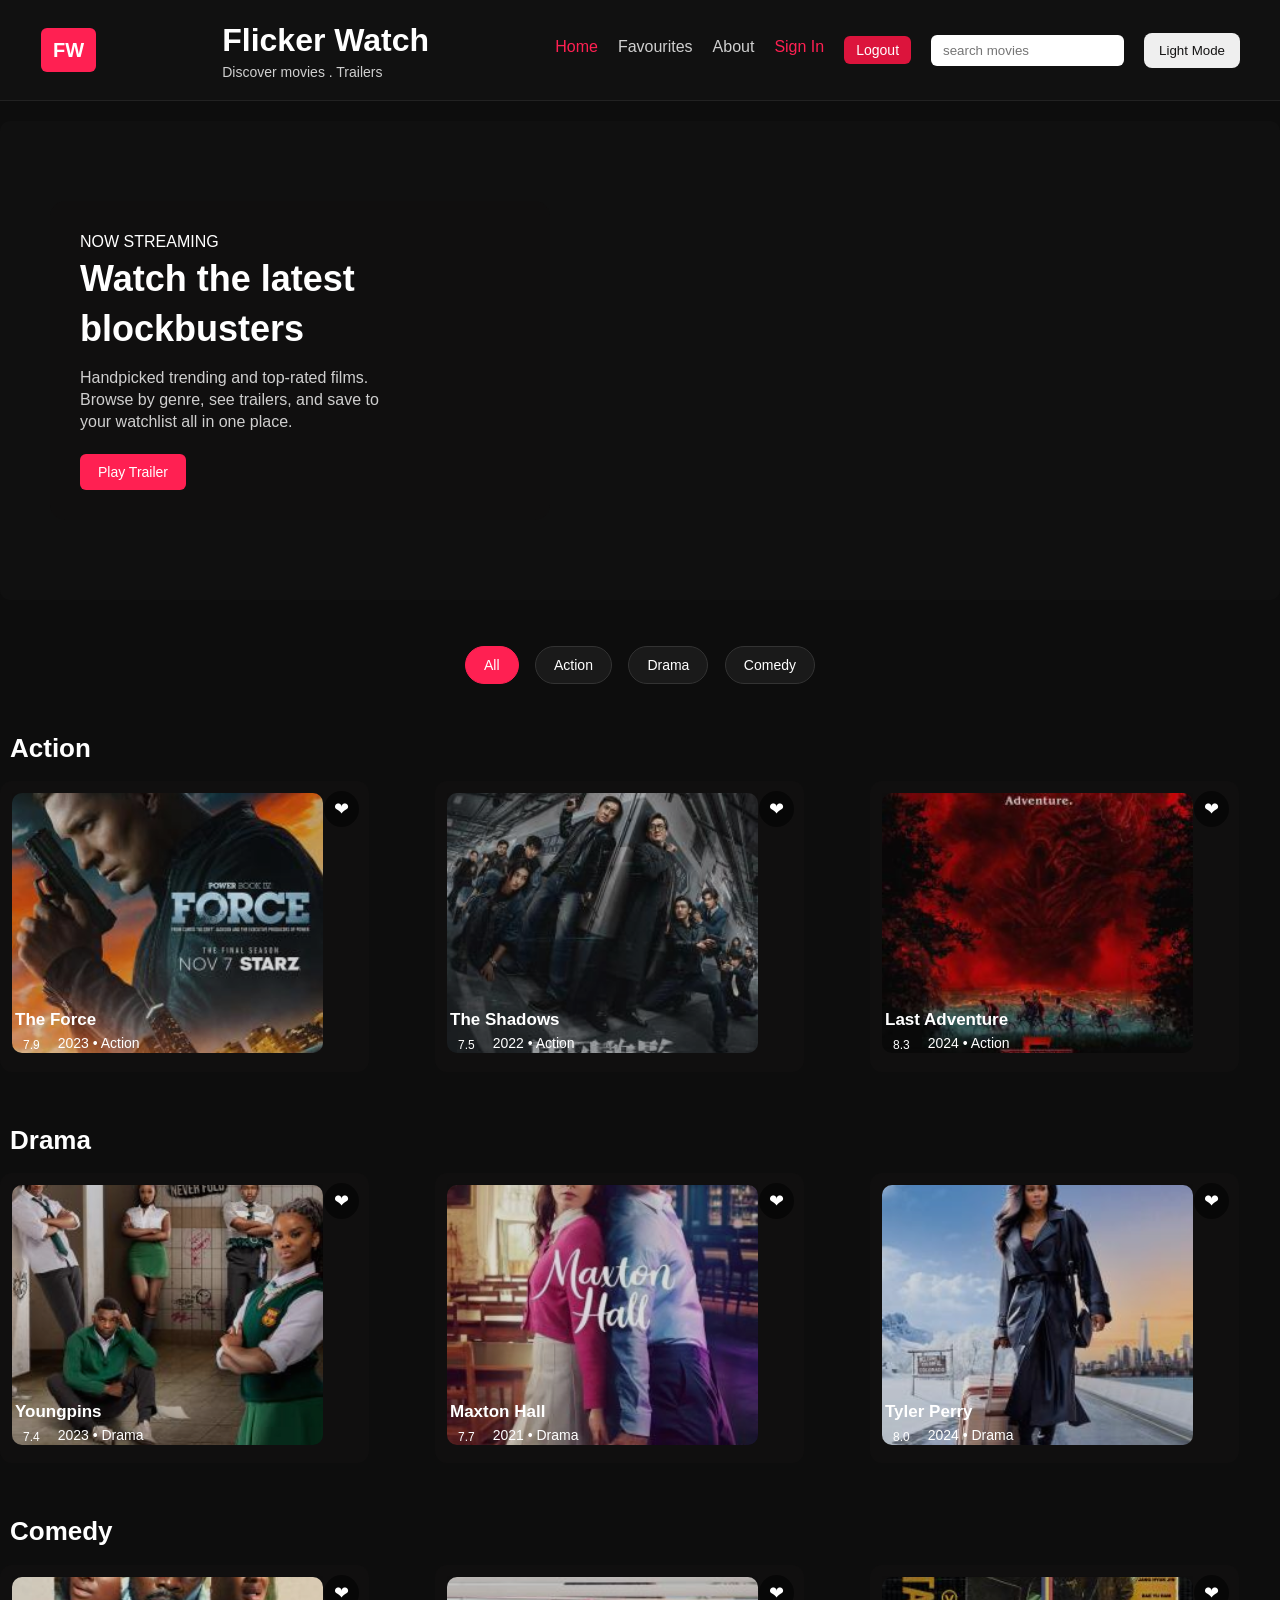
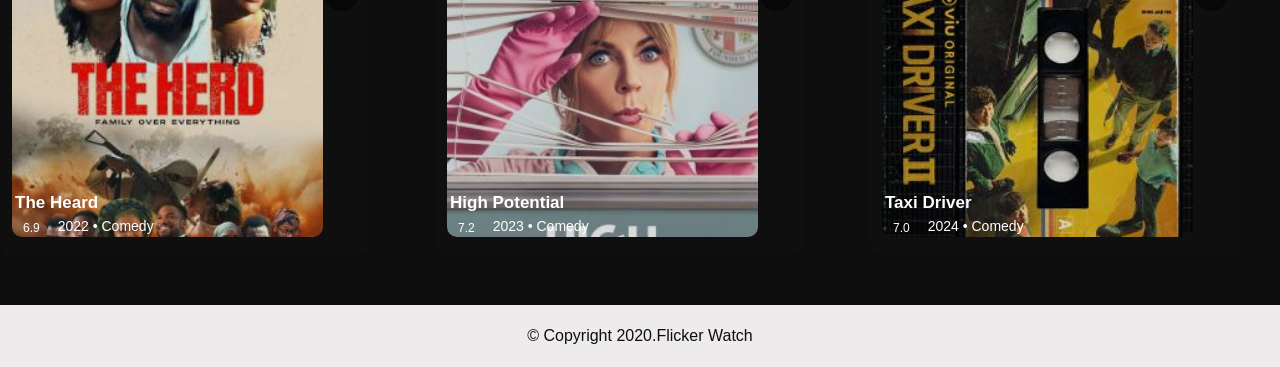
<file: index.html>
<!DOCTYPE html>
<html lang="en">
<head>
    <meta charset="UTF-8">
    <meta name="viewport" content="width=device-width, initial-scale=1.0">
    <title>Flicker Watch</title>
    <link rel="stylesheet" href="style.css">
</head>
<body>
    <header>
        <div class="logo">FW</div>
    <div>
            <h1>Flicker Watch</h1>
            <div class="tag">Discover movies . Trailers</div>
    </div>

    <nav>
         <ul> 
             <li><a href="index.html" class="active">Home</a></li>
             <li><a href="favourites.html">Favourites</a></li>
             <li><a href="about.html">About</a></li>
             <li><a href="signin.html" class="active">Sign In</a></li>
             <li><button id="logoutBtn" class="logout-btn">Logout</button></li>
         </ul> 
         <div class="search"><input type="text" placeholder="search movies"></div>

       <button id="themeToggle" class="theme-btn">Light Mode</button>

    </nav>
    </header>

    <section class="hero">
    <div class="card">
       <div class="eyebrow">NOW STREAMING</div>
        <h2 class="title">Watch the latest blockbusters</h2>
         <p class="desc">Handpicked trending and top-rated films. <br>Browse by genre, see trailers, and save to <br>your watchlist  all in one place.</p>
    <div class="cta">
      <button class="btn btn-primary">Play Trailer</button>
    </div>
    </div>
    </section>

<div class="filters">
<button class="filter-btn active" data-filter="all">All</button>
    <button class="filter-btn " data-filter="action">Action</button>
    <button class="filter-btn " data-filter="drama">Drama</button>
    <button class="filter-btn" data-filter="comedy">Comedy</button>
</div>

 <main>
    <section class="category">
        <h4>Action</h4>

        <div class="grid">
          <div class="card" data-category="action">
                <img class="poster" src="2.5.png" alt="Red Zone">
                <h3 class="title-sm">The Force</h3>
                <div class="meta-row"><span class="pill">7.9</span><span class="muted">2023 • Action</span></div>
                <button class="fav-btn">❤</button>
            </div>

            <div class="card" data-category="action">
                <img class="poster" src="3.1.png" alt="Night Runner">
                <h3 class="title-sm">The Shadows</h3>
                <div class="meta-row"><span class="pill">7.5</span><span class="muted">2022 • Action</span></div>
                <button class="fav-btn">❤</button>
            </div>

            <div class="card" data-category="action">
                <img class="poster" src="4.1.png" alt="Eagle Unit">
                <h3 class="title-sm">Last Adventure</h3>
                <div class="meta-row"><span class="pill">8.3</span><span class="muted">2024 • Action</span></div>
                <button class="fav-btn">❤</button>
            </div>
        </div>
    </section>

    <section class="category">
        <h4>Drama</h4>

        <div class="grid">
            <div class="card" data-category="drama">
                <img class="poster" src="1.3.png" alt="Youngpins">
                <h3 class="title-sm">Youngpins</h3>
                <div class="meta-row"><span class="pill">7.4</span><span class="muted">2023 • Drama</span></div>
                <button class="fav-btn">❤</button>
            </div>

            <div class="card" data-category="drama">
                <img class="poster" src="2.2.png" alt="Broken City">
                <h3 class="title-sm">Maxton Hall</h3>
                <div class="meta-row"><span class="pill">7.7</span><span class="muted">2021 • Drama</span></div>
                <button class="fav-btn">❤</button>
            </div>

            <div class="card" data-category="drama">
                <img class="poster" src="2.3.png" alt="Two Roads">
                <h3 class="title-sm">Tyler Perry</h3>
                <div class="meta-row"><span class="pill">8.0</span><span class="muted">2024 • Drama</span></div>
                <button class="fav-btn">❤</button>
            </div>
        </div>
    </section>

    <section class="category">
        <h4>Comedy</h4>

        <div class="grid">
            <div class="card" data-category="comedy">
                <img class="poster" src="1.2.png" alt="The Heard">
                <h3 class="title-sm">The Heard</h3>
                <div class="meta-row"><span class="pill">6.9</span><span class="muted">2022 • Comedy</span></div>
                <button class="fav-btn">❤</button>
            </div>

            <div class="card" data-category="comedy">
                <img class="poster" src="3.3.png" alt="Crazy Neighbors">
                <h3 class="title-sm">High Potential</h3>
                <div class="meta-row"><span class="pill">7.2</span><span class="muted">2023 • Comedy</span></div>
                <button class="fav-btn">❤</button>
            </div>

            <div class="card" data-category="comedy">
                <img class="poster" src="t.png" alt="Office Chaos">
                <h3 class="title-sm">Taxi Driver</h3>
                <div class="meta-row"><span class="pill">7.0</span><span class="muted">2024 • Comedy</span></div>
                <button class="fav-btn">❤</button>
            </div>
        </div>
    </section>

</main>


 <script src="script.js"></script>  
 
 <footer>
    <div class="footer-bottom">
      <p>©  Copyright 2020.Flicker Watch </p>
    </div>
  </footer>
</body>
</html>
</file>
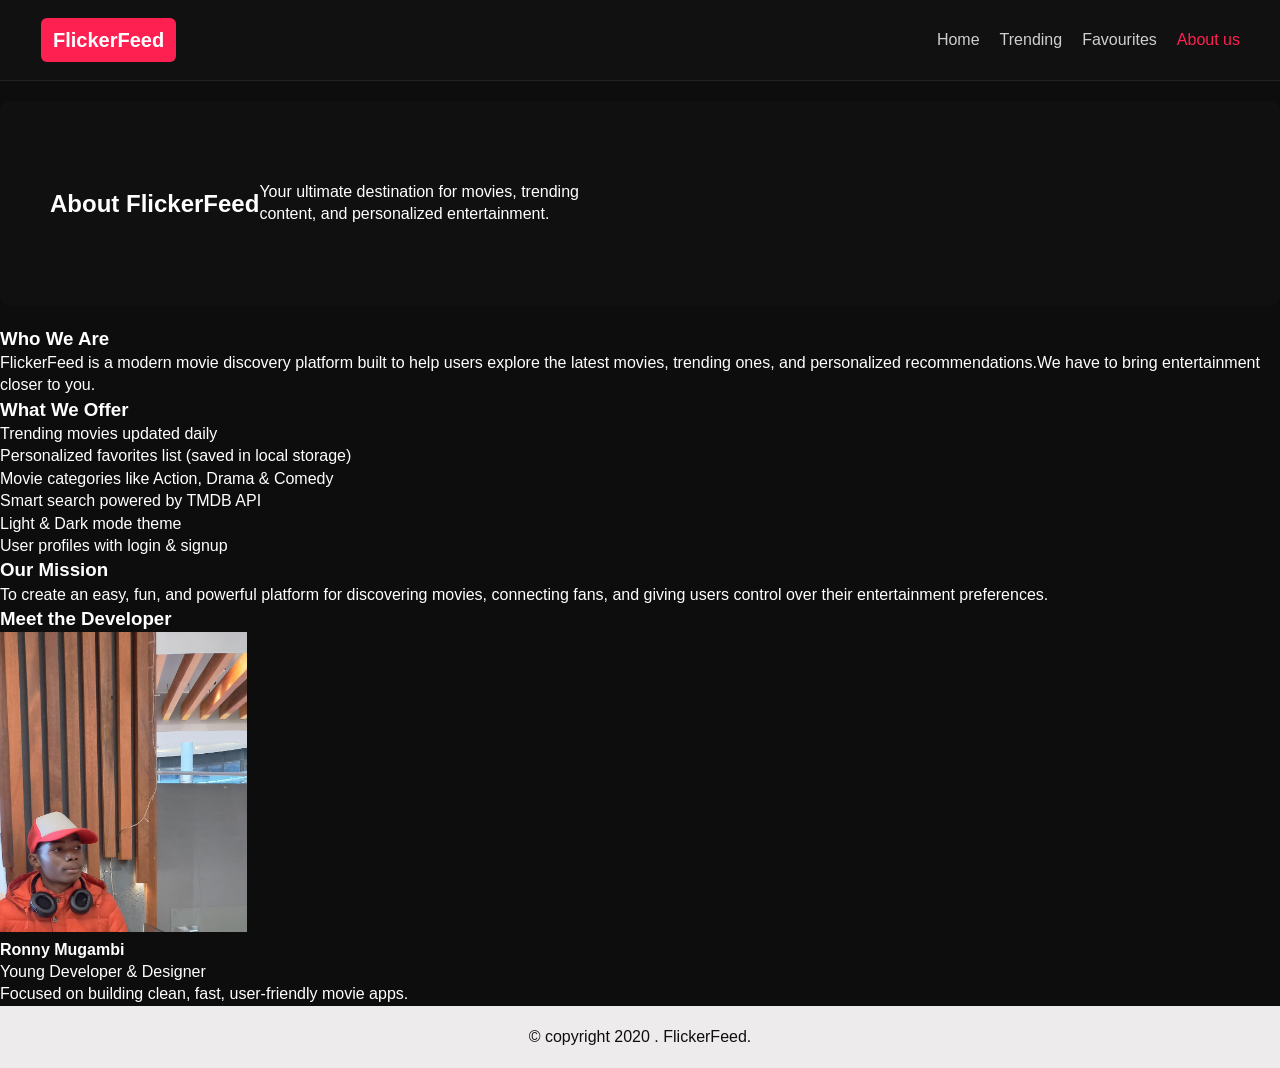
<file: about.html>
<!DOCTYPE html>
<html lang="en">
<head>
    <meta charset="UTF-8">
    <meta name="viewport" content="width=device-width, initial-scale=1.0">
    <title>About Us  FlickerFeed</title>
    <link rel="stylesheet" href="style.css">
</head>

<body>

<header class="header">
    <h1 class="logo">Flicker<span>Feed</span></h1>
    <nav>
      <ul> 
             <li><a href="index.html">Home</a></li>
             <li><a href="Trending">Trending</a></li>
             <li><a href="Favourites">Favourites</a></li>
             <li><a href="home.html" class="active">About us</a></li>
         </ul> 
    </nav>
</header>

<section class="hero">
    <h2>About FlickerFeed</h2>
    <p>Your ultimate destination for movies, trending <br> content, and personalized entertainment.</p>
</section>

<main class="container">

    <section class="section">
        <h3>Who We Are</h3>
        <p>
            FlickerFeed is a modern movie discovery platform built to help users explore the latest movies, trending ones, 
            and personalized recommendations.We have to bring entertainment closer to you.
        </p>
    </section>

    <section class="section">
        <h3>What We Offer</h3>
        <ul>
            <li>Trending movies updated daily</li>
            <li>Personalized favorites list (saved in local storage)</li>
            <li>Movie categories like Action, Drama & Comedy</li>
            <li>Smart search powered by TMDB API</li>
            <li>Light & Dark mode theme</li>
            <li>User profiles with login & signup</li>
        </ul>
    </section>

    <section class="section">
        <h3>Our Mission</h3>
        <p>
            To create an easy, fun, and powerful platform for discovering movies, connecting fans, and 
            giving users control over their entertainment preferences.
        </p>
    </section>

    <section class="section team">
        <h3>Meet the Developer</h3>
        <div class="team-card">
            <img src="pix.png.jpg" alt="Developer" height="300px">
            <div>
                <h4>Ronny Mugambi</h4>
                <p>Young Developer & Designer</p>
                <p>Focused on building clean, fast, user-friendly movie apps.</p>
            </div>
        </div>
    </section>

</main>

<footer>
    <p>© copyright 2020 . FlickerFeed.</p>
</footer>

</body>
</html>
</file>
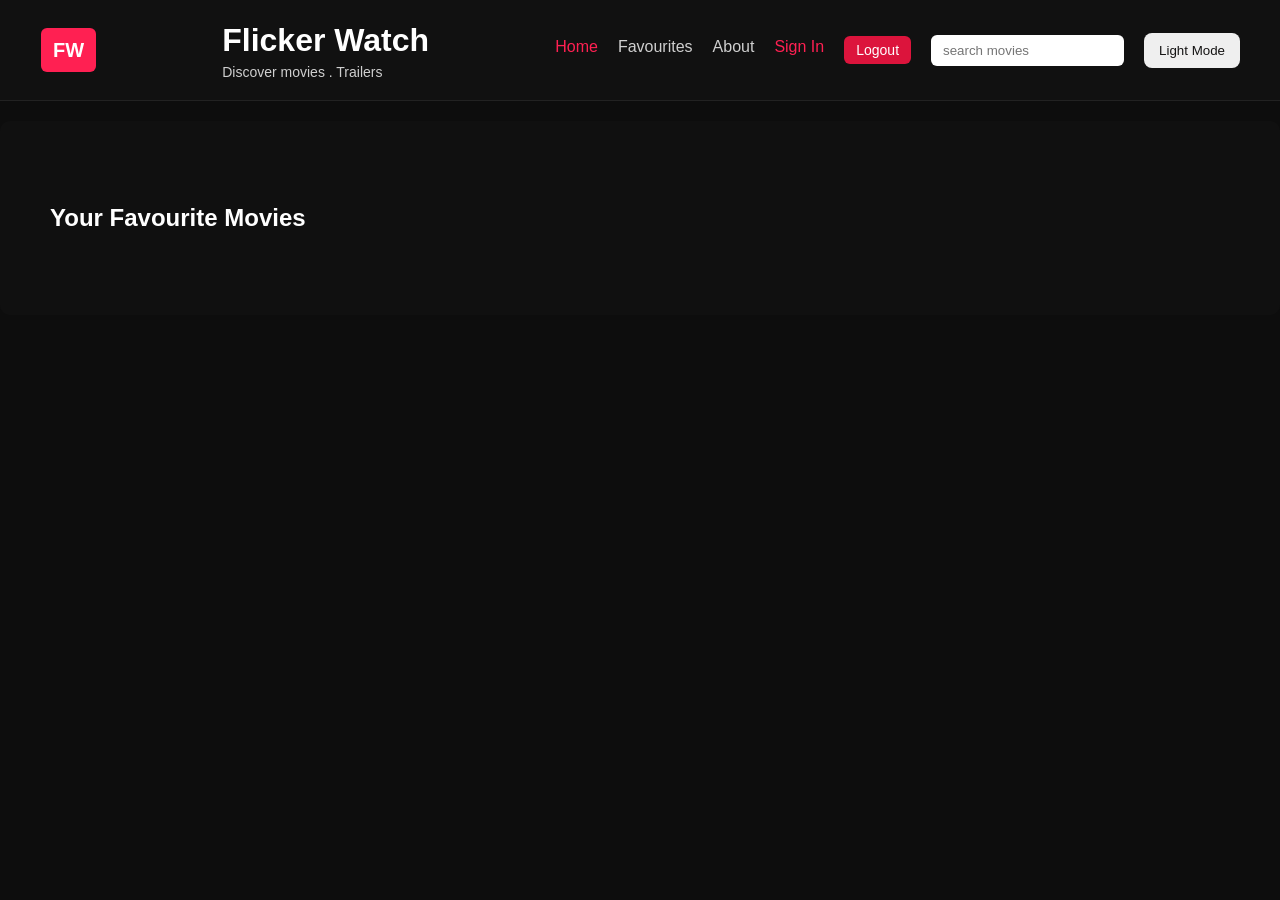
<file: favourites.html>
<!DOCTYPE html>
<html lang="en">
<head>
  <meta charset="UTF-8">
  <title>Favourites | FlickerFeed</title>
  <link rel="stylesheet" href="style.css">
</head>
<body>

<header>
        <div class="logo">FW</div>
    <div>
            <h1>Flicker Watch</h1>
            <div class="tag">Discover movies . Trailers</div>
    </div>

    <nav>
         <ul> 
             <li><a href="index.html" class="active">Home</a></li>
             <li><a href="favourites.html">Favourites</a></li>
             <li><a href="about.html">About</a></li>
             <li><a href="signin.html" class="active">Sign In</a></li>
             <li><button id="logoutBtn" class="logout-btn">Logout</button></li>
         </ul> 
         <div class="search"><input type="text" placeholder="search movies"></div>

       <button id="themeToggle" class="theme-btn">Light Mode</button>

    </nav>
    </header>

<section class="hero">
  <h2>Your Favourite Movies </h2> 
</section>

<main class="container">
  <div id="favMovies" class="movie-grid"></div>
</main>

<script src="script.js"></script>
</body>
</html>
</file>
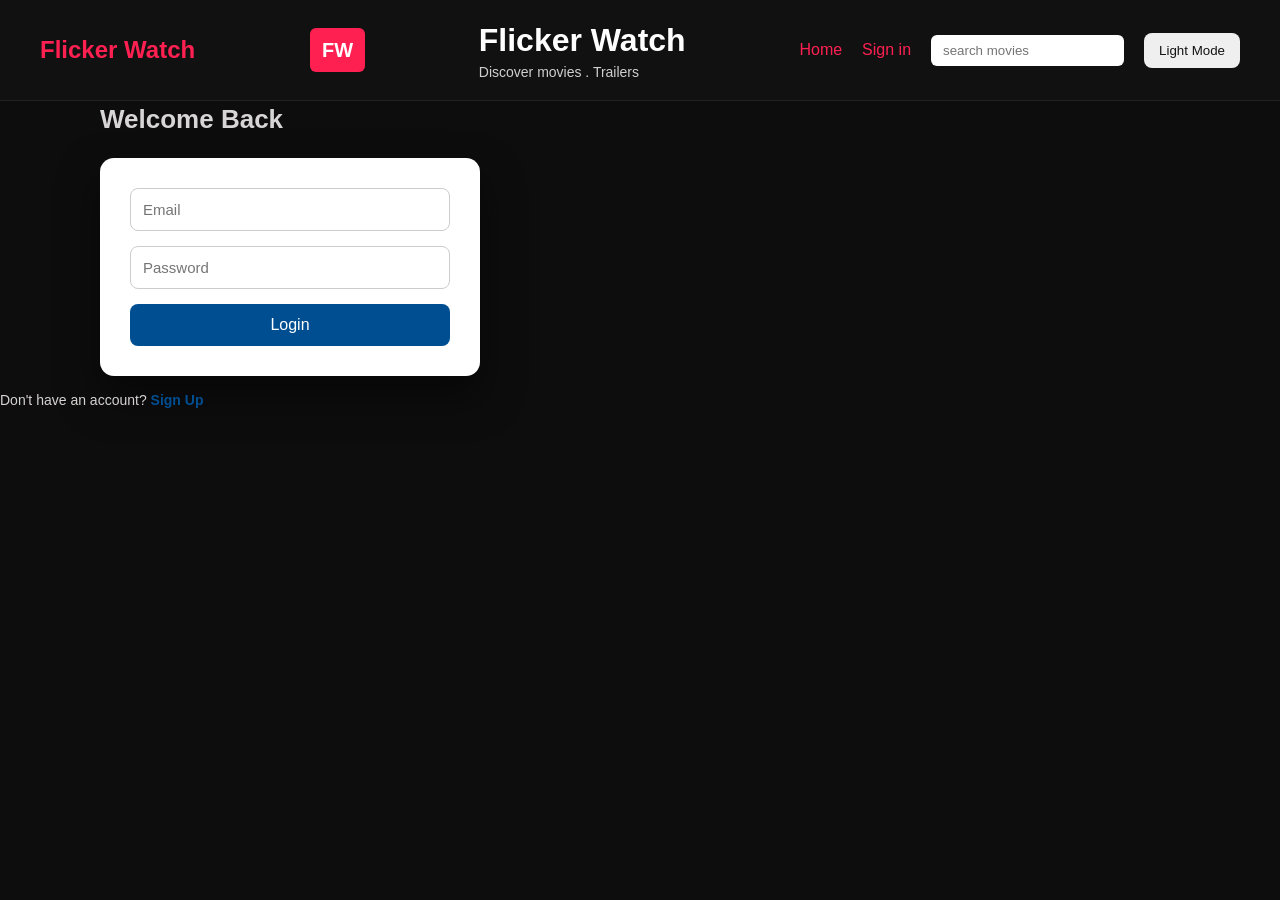
<file: login.html>
<!DOCTYPE html>
<html lang="en">
<head>
    <meta charset="UTF-8">
    <meta name="viewport" content="width=device-width, initial-scale=1.0">
    <title>Sign In</title>
    <link rel="stylesheet" href="sign.css">
</head>
<body>
     <header>
        <a class="brand" href="#">Flicker Watch</a>
         <div class="logo">FW</div>
    <div>
            <h1>Flicker Watch</h1>
            <div class="tag">Discover movies . Trailers</div>
    </div>

    <nav>
         <ul> 
             <li><a href="index.html" class="active">Home</a></li>
             <li><a href="signin.html" class="active">Sign in</a></li>
         </ul> 
         <div class="search"><input type="text" placeholder="search movies"></div>

       <button id="themeToggle" class="theme-btn">Light Mode</button>
    </nav>
    </header>

  <h2>Welcome Back</h2>

  <form id="loginForm">
    <input type="email" id="loginEmail" placeholder="Email" required>
    <input type="password" id="loginPassword" placeholder="Password" required>
    <button type="submit">Login</button>
  </form>

  <p>
    Don't have an account?
    <a href="signin.html">Sign Up</a>
  </p>

  <script src="sign.js"></script>
</body>
</html>
</file>
<file: style.css>
* {
          margin: 0;
          padding: 0;
          box-sizing: border-box;
          font-family: Arial, Helvetica, sans-serif;
        }

        body {
          background: #0d0d0d;
          color: white;
          line-height: 1.4;
          overflow-x: hidden;
        }

      body.dark {
        background: #121212;
        color: white;
      }

      .fav-btn.active {
        color: red;
        transform: scale(1.2);
      }

      body, .card {
        transition: 0.3s ease;
      }


        header {
          display: flex;
          flex-wrap: wrap;
          align-items: center;
          justify-content: space-between;
          padding: 18px 40px;
          background: #111;
          border-bottom: 1px solid #222;
          position: sticky;
        }

        .brand {
          font-size: 24px;
          font-weight: bold;
          color: #ff2052;
          text-decoration: none;
        }

        .logo {
          font-size: 20px;
          font-weight: bold;
          background: #ff2052;
          padding: 8px 12px;
          border-radius: 6px;
          margin-left: 1px;
        }

        .header-center {
          text-align: center;
          flex: 1 1 100%;
          margin-top: 10px;
        }

        .header-center h1 {
          font-size: 26px;
        }

        .tag {
          font-size: 14px;
          opacity: 0.8;
        }

        nav {
          display: flex;
          align-items: center;
          gap: 20px;
          flex-wrap: wrap;
        }

        nav ul {
          display: flex;
          gap: 20px;
          list-style: none;
        }

        nav ul li a {
          color: white;
          text-decoration: none;
          font-weight: 500;
          opacity: 0.8;
        }

        nav ul li a.active,
        nav ul li a:hover {
          opacity: 1;
          color: #ff2052;
        }

        .search input {
          padding: 8px 12px;
          border-radius: 6px;
          border: none;
          outline: none;
        }

        .logout-btn {
     background: crimson;
     color: white;
     border: none;
     padding: 6px 12px;
     border-radius: 6px;
     cursor: pointer;
     font-size: 14px;
     }

     .logout-btn:hover {
      opacity: 0.8;
     }


        .theme-btn{
          padding: 10px 15px;
          border: none;
          border-radius: 8px;
          color: rgb(21, 20, 20);
          cursor: pointer;
        }

        .hero {
          width: 100%;
          background: url('https://youtu.be/rQ1uG91Bbls') center/cover no-repeat;
          padding: 80px 50px;
          display: flex;
          align-items: center;
          background-color: #101010;
          border-radius: 10px;
          margin: 20px 0;
        }

        .hero .card {
          max-width: 500px;
        }

        .hero .title {
          font-size: 36px;
          margin-bottom: 12px;
        }

        .hero .desc {
          font-size: 16px;
          opacity: 0.8;
          margin-bottom: 20px;
        }

        .btn {
          padding: 10px 18px;
          border: none;
          cursor: pointer;
          border-radius: 6px;
          margin-right: 10px;
          font-size: 14px;
          transition: 0.3s;
        }

        .sign-in-btn {
          background: #ff2052;
          color: white;
        }

        .btn-primary {
          background: #ff2052;
          color: white;
        }

        .btn-outline {
          background: transparent;
          border: 1px solid white;
          color: white;
        }

        .btn:hover {
          opacity: 0.8;
        }

        .filters {
          text-align: center;
          margin: 40px 0;
        }

        .filter-btn {
          padding: 10px 18px;
          margin: 6px;
          background: #1a1a1a;
          border: 1px solid #333;
          color: white;
          border-radius: 25px;
          font-size: 14px;
          cursor: pointer;
          transition: 0.3s ease;
        }

        .filter-btn:hover,
        .filter-btn.active {
          background: #ff2052;
          border-color: #ff2052;
          color: white;
        }

        .overlay {
          position: absolute;
          top: 0;
          left: 0;
          width: 100%;
          height: 100%;
          border-radius: 10px;
          background: linear-gradient(to bottom, transparent, rgba(0, 0, 0, 0.9));
          opacity: 0;
          transition: 0.3s;
        }

        .card:hover .overlay {
          opacity: 1;
        }

        .title-sm {
          position: absolute;
          bottom: 35px;
          left: 15px;
          font-size: 16px;
          font-weight: bold;
        }

        .meta-row {
          position: absolute;
          bottom: 15px;
          left: 15px;
          font-size: 13px;
          display: flex;
          gap: 10px;
        }

        @media (max-width: 768px) {
          header {
            flex-direction: column;
            gap: 10px;
          }
        }

.category {
  margin-bottom: 50px;
}

.category h4 {
  font-size: 26px;
  font-weight: 700;
  margin-bottom: 15px;
  color: var(--accent);
  border-left: 5px solid var(--accent);
  padding-left: 10px;
}


.category .grid {
  display: grid;
  grid-template-columns: repeat(auto-fit, minmax(180px, 1fr));
  gap: 25px;
}

.category .card {
  padding: 12px;
  width: 90%;
  border-radius: 12px;
  position: relative;
  overflow: hidden;
  transition: 0.3s ease;
}

.category .card:hover {
  transform: scale(1.05);
}

.category .poster {
  width: 90%;
  height: 260px;
  object-fit: cover;
  border-radius: 10px;
  opacity: 0.85;
  transition: 0.4s ease;
}

.category .card:hover .poster {
  opacity: 1;
}

.category .title-sm {
  font-size: 17px;
  margin: 10px 0 5px;
  font-weight: 600;
}


.category .meta-row {
  display: flex;
  justify-content: flex-start;
  gap: 10px;
  font-size: 14px;
  color: var(--muted);
}

.category .pill {
  background: var(--accent);
  padding: 3px 8px;
  border-radius: 6px;
  font-size: 12px;
  color: white;
}

.category .fav-btn {
  position: absolute;
  top: 10px;
  right: 10px;
  background: rgba(0,0,0,0.55);
  border: none;
  padding: 7px 10px;
  border-radius: 50%;
  color: #fff;
  font-size: 18px;
  cursor: pointer;
  transition: 0.3s ease;
}


    footer{
    text-align: center;
    padding: 20px;
    background-color: #edebeb;
    color: #0f0e0e;
   }

   .signin.body{
    display: flex;
    justify-content: center;
    align-items: center;
    font-family: poppins,sans-serif;
   }

   .card{
    background: #100f0f;
    padding: 30px;
    border-radius: 15px;
   }

   .register{
    display: flex;
    justify-content: space-between;
    margin-bottom: 20px;
   }

   .register button{
    width: 50%;
    padding: 10px;
    background: #deaaaa;
    border: none;
    cursor: pointer;
    font-size: 16px;
   }

   .form{
    flex-direction: column;
   }

   .form input{
    padding: 15px;
    margin: 8px 0;
    border-radius: 8px;
    border: 1px solid #ccc;
   }

   .submit-btn {
    padding: 12px;
    border: none;
    background: #0f0e0e;
    color: #fff;
    border-radius: 10px;
    margin-top: 10px;
    cursor: pointer;
  }

  .submit-btn:hover {
  background: #171616;

  }
</file>
<file: sign.css>
* {
  margin: 0;
  padding: 0;
  box-sizing: border-box;
  font-family: Arial, sans-serif;
}

        * {
          margin: 0;
          padding: 0;
          box-sizing: border-box;
          font-family: Arial, Helvetica, sans-serif;
        }

        body {
          background: #0d0d0d;
          color: white;
          line-height: 1.4;
          overflow-x: hidden;
          min-height: 100vh;
          justify-content: center;
          align-items: center;
        }

      body.dark {
        background: #121212;
        color: white;
      }

      .fav-btn.active {
        color: red;
        transform: scale(1.2);
      }

      body, .card {
        transition: 0.3s ease;
      }


        header {
          display: flex;
          flex-wrap: wrap;
          align-items: center;
          justify-content: space-between;
          padding: 18px 40px;
          background: #111;
          border-bottom: 1px solid #222;
          position: sticky;
        }

        .brand {
          font-size: 24px;
          font-weight: bold;
          color: #ff2052;
          text-decoration: none;
        }

        .logo {
          font-size: 20px;
          font-weight: bold;
          background: #ff2052;
          padding: 8px 12px;
          border-radius: 6px;
          margin-left: 1px;
        }

        .header-center {
          text-align: center;
          flex: 1 1 100%;
          margin-top: 10px;
        }

        .header-center h1 {
          font-size: 26px;
        }

        .tag {
          font-size: 14px;
          opacity: 0.8;
        }

        nav {
          display: flex;
          align-items: center;
          gap: 20px;
          flex-wrap: wrap;
        }

        nav ul {
          display: flex;
          gap: 20px;
          list-style: none;
        }

        nav ul li a {
          color: white;
          text-decoration: none;
          font-weight: 500;
          opacity: 0.8;
        }

        nav ul li a.active,
        nav ul li a:hover {
          opacity: 1;
          color: #ff2052;
        }

        .search input {
          padding: 8px 12px;
          border-radius: 6px;
          border: none;
          outline: none;
        }

        .theme-btn{
          padding: 10px 15px;
          border: none;
          border-radius: 8px;
          color: rgb(21, 20, 20);
          cursor: pointer;
        }


form {
  width: 100%;
  max-width: 380px;
  background: #fff;
  padding: 30px;
  border-radius: 14px;
  box-shadow: 0 20px 40px rgba(0, 0, 0, 0.5);
  text-align: center;
  margin-left: 100px;
  justify-content: center;
}

h2 {
  margin-bottom: 20px;
  color: #d7d5d5;
  font-size: 26px;
  margin-left: 100px;
}

form input {
  width: 100%;
  padding: 12px;
  margin-bottom: 15px;
  border-radius: 8px;
  border: 1px solid #ccc;
  font-size: 15px;
  outline: none;
}

form input:focus {
  border-color: #004e92;
}

form button {
  width: 100%;
  padding: 12px;
  background: #004e92;
  border: none;
  border-radius: 8px;
  color: #fff;
  font-size: 16px;
  cursor: pointer;
  transition: 0.3s ease;
}

form button:hover {
  background: #b12020;
}

p {
  margin-top: 15px;
  color: #d6d2d2;
  font-size: 14px;
}

p a {
  color: #004e92;
  text-decoration: none;
  font-weight: bold;
}

p a:hover {
  text-decoration: underline;
}

@media (max-width: 450px) {
  form {
    width: 90%;
  }
}
</file>
